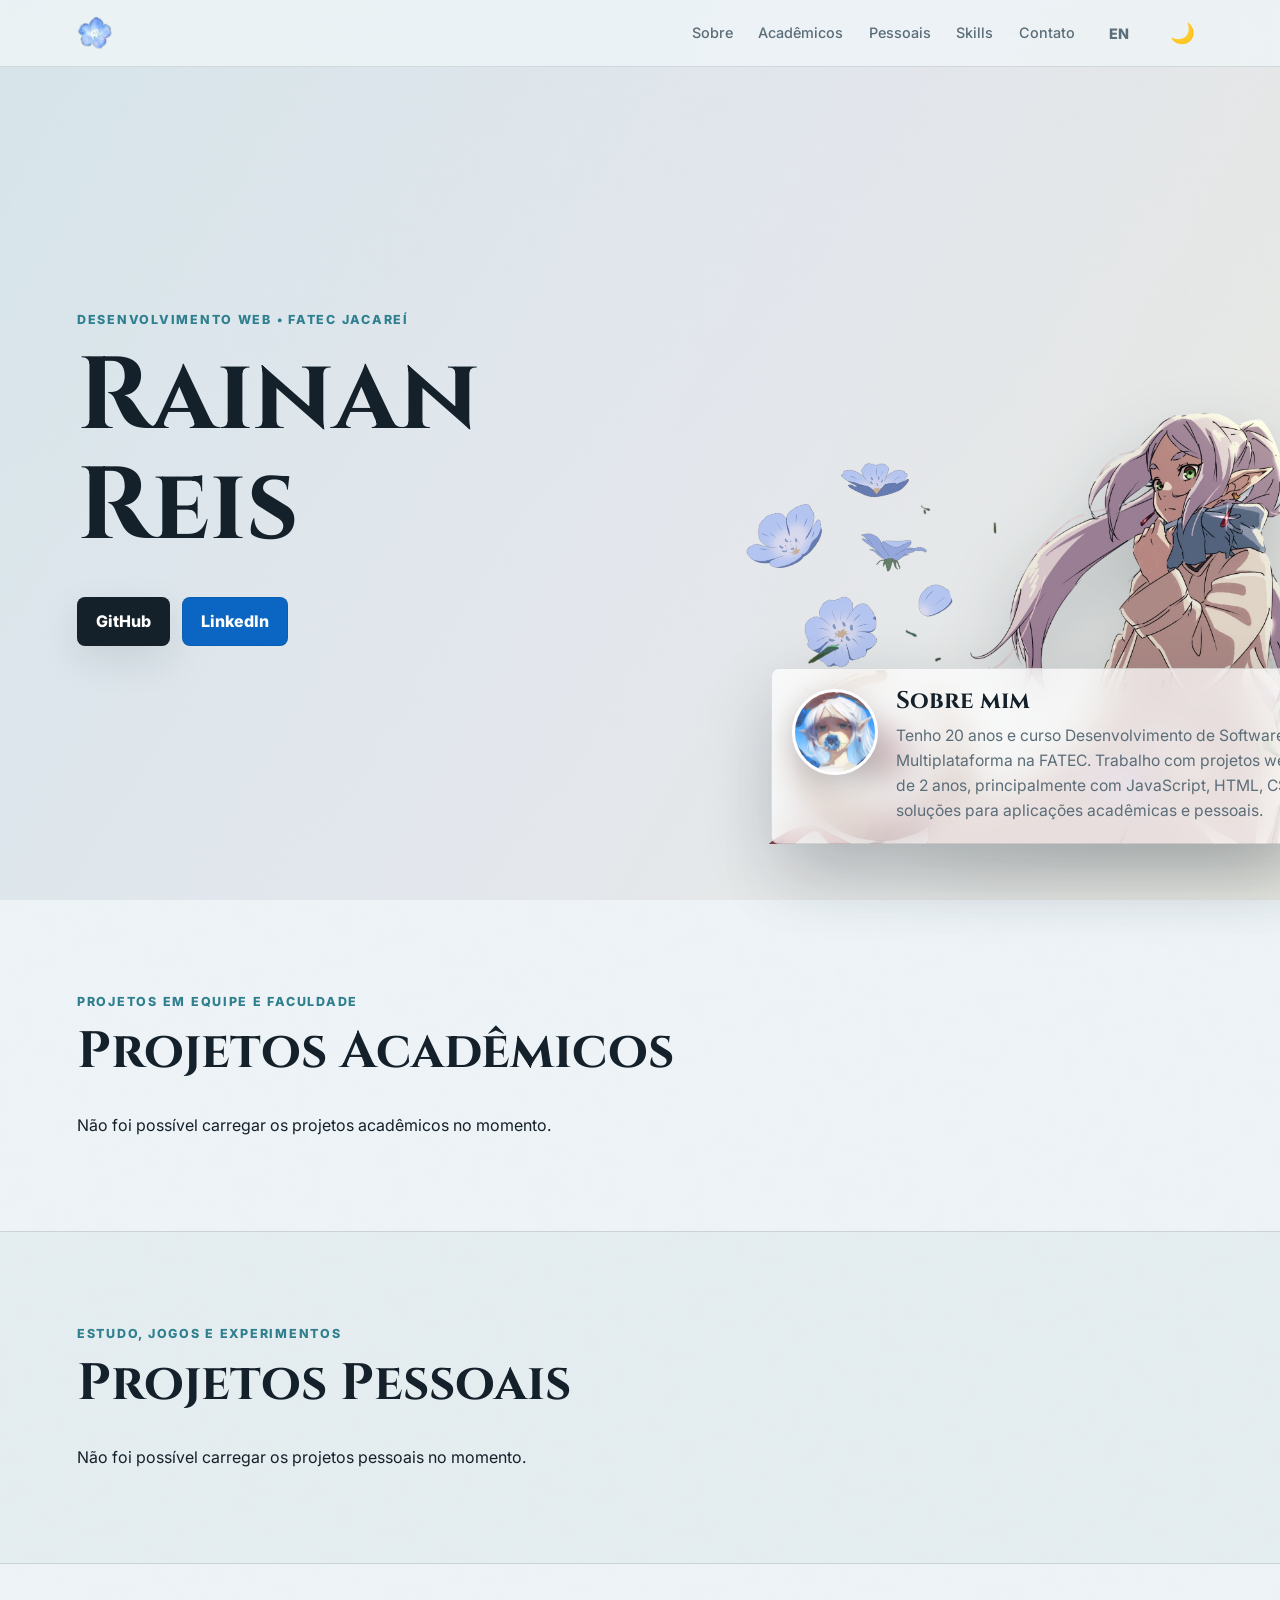
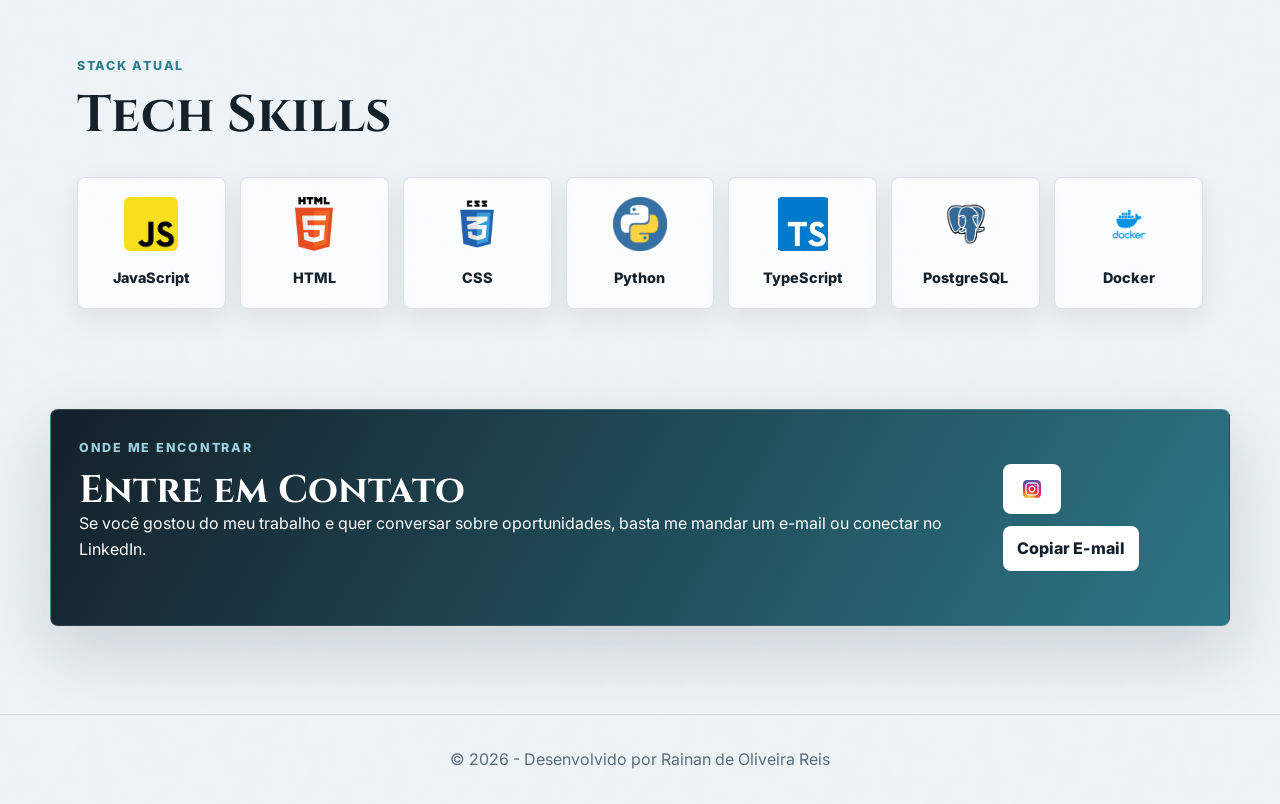
<file: index.html>
<!DOCTYPE html>
<html lang="pt-br">
  <head>
    <meta charset="UTF-8" />
    <meta name="viewport" content="width=device-width, initial-scale=1.0" />
    <meta
      name="description"
      content="Portfólio de Rainan de Oliveira Reis, desenvolvedor web e estudante de Desenvolvimento de Software Multiplataforma."
    />
    <title>Rainan de Oliveira Reis | Portfólio</title>
    <link rel="preconnect" href="https://fonts.googleapis.com" />
    <link rel="preconnect" href="https://fonts.gstatic.com" crossorigin />
    <link
      href="https://fonts.googleapis.com/css2?family=Cinzel:wght@500;600;700&family=Inter:wght@400;500;600;700&family=Poppins:wght@400;500;600;700&display=swap"
      rel="stylesheet"
    />
    <link rel="stylesheet" href="docs/css/styles.css" />
  </head>
  <body>
    <nav class="navbar" aria-label="Navegação principal">
      <a class="brand" href="#home" aria-label="Ir para o início">
        <img src="docs/img/himmelFlowerNoBG2Icon.png" width="35px" alt="">
        <!-- <span class="brand-mark">R</span>
        <span>Rainan Reis</span> -->
      </a>

      <ul class="nav-links">
        <li><a href="#sobre" data-i18n="nav_about">Sobre</a></li>
        <li><a href="#academicos" data-i18n="nav_academic">Acadêmicos</a></li>
        <li><a href="#pessoais" data-i18n="nav_personal">Pessoais</a></li>
        <li><a href="#skills" data-i18n="nav_skills">Skills</a></li>
        <li><a href="#contato" data-i18n="nav_contact">Contato</a></li>
        <li>
          <button id="lang-toggle" class="lang-toggle" aria-label="Alternar Idioma">EN</button>
        </li>
        <li>
          <button id="theme-toggle" class="theme-toggle" aria-label="Alternar Modo Escuro">
            🌙
          </button>
        </li>
      </ul>
    </nav>

    <main>
      <header id="home" class="hero">
        <div class="hero-inner">
          <section class="hero-copy" aria-labelledby="hero-title">
            <p class="eyebrow" data-i18n="hero_eyebrow">Desenvolvimento web • FATEC Jacareí</p>
            <h1 id="hero-title">Rainan Reis</h1>
            <!-- <p class="hero-lead">
              Desenvolvedor em formação, criando interfaces web com foco em
              clareza, experiência de uso e projetos que carregam personalidade.
            </p> -->

            <div class="hero-actions" aria-label="Links principais">
              <a
                class="button button-primary"
                href="https://github.com/RainanKaneka"
                target="_blank"
                rel="noreferrer"
                data-i18n="btn_github"
              >
                GitHub
              </a>
              <a
                class="button button-secondary"
                href="https://www.linkedin.com/in/kaneka-koz-5b4940310/"
                target="_blank"
                rel="noreferrer"
                data-i18n="btn_linkedin"
              >
                LinkedIn
              </a>
            </div>
          </section>

          <section id="sobre" class="about-panel" aria-labelledby="about-title">
            <img
              src="docs/img/frierenlinda.jpg"
              alt="Imagem de perfil com estética inspirada em Frieren"
              class="profile-img"
            />
            <div>
              <h2 id="about-title" data-i18n="about_title">Sobre mim</h2>
              <p data-i18n="about_text">
                Tenho 20 anos e curso Desenvolvimento de Software
                Multiplataforma na FATEC. Trabalho com projetos web há cerca de
                2 anos, principalmente com JavaScript, HTML, CSS e soluções para
                aplicações acadêmicas e pessoais.
              </p>
            </div>
          </section>

          <figure class="frieren-figure" aria-hidden="true">
            <img src="docs/img/himmelFlower.png" alt="" class="flower" />
            <img src="docs/img/frierenArt.png" alt="" class="frieren-art" />
          </figure>
        </div>
      </header>

      <section id="academicos" class="section">
        <div class="section-heading">
          <p class="eyebrow" data-i18n="academic_eyebrow">Projetos em equipe e faculdade</p>
          <h2 data-i18n="academic_title">Projetos Acadêmicos</h2>
        </div>

        <div id="academicos-grid" class="projects-grid">
          <!-- Projetos carregados dinamicamente via GitHub API -->
          <p>Carregando projetos...</p>
        </div>
      </section>

      <section id="pessoais" class="section section-quiet">
        <div class="section-heading">
          <p class="eyebrow" data-i18n="personal_eyebrow">Estudo, jogos e experimentos</p>
          <h2 data-i18n="personal_title">Projetos Pessoais</h2>
        </div>

        <div id="pessoais-grid" class="projects-grid three-col">
          <!-- Projetos carregados dinamicamente via GitHub API -->
          <p>Carregando projetos...</p>
        </div>
      </section>

      <section id="skills" class="section skills-section">
        <div class="section-heading">
          <p class="eyebrow" data-i18n="skills_eyebrow">Stack atual</p>
          <h2 data-i18n="skills_title">Tech Skills</h2>
        </div>

        <div class="skills-container" aria-label="Lista de tecnologias">
          <div class="skill javascript">
            <img src="docs/img/skills/js_logo1.jpg" class="skill-logo" alt="" />
            <span>JavaScript</span>
          </div>
          <div class="skill html">
            <img src="docs/img/skills/html-logo.png" class="skill-logo" alt="" />
            <span>HTML</span>
          </div>
          <div class="skill css">
            <img src="docs/img/skills/css3.png" class="skill-logo" alt="" />
            <span>CSS</span>
          </div>
          <div class="skill python">
            <img src="docs/img/skills/python.png" class="skill-logo" alt="" />
            <span>Python</span>
          </div>
          <div class="skill typescript">
            <img src="docs/img/skills/OIP.webp" class="skill-logo" alt="" />
            <span>TypeScript</span>
          </div>
          <div class="skill postgre">
            <img src="docs/img/skills/postgre.png" class="skill-logo" alt="" />
            <span>PostgreSQL</span>
          </div>
          <div class="skill docker">
            <img src="docs/img/skills/docker.png" class="skill-logo" alt="" />
            <span>Docker</span>
          </div>
        </div>
      </section>

      <section id="contato" class="contact-section">
        <div class="section-heading">
          <p class="eyebrow" data-i18n="contact_eyebrow">Onde me encontrar</p>
          <h2 data-i18n="contact_title">Entre em Contato</h2>
          <p data-i18n="contact_desc">
            Se você gostou do meu trabalho e quer conversar sobre
            oportunidades, basta me mandar um e-mail ou conectar no LinkedIn.
          </p>
        </div>

        <div class="contact-actions">
          <a
            href="https://www.instagram.com/rainan_kaneka"
            class="icon-link"
            target="_blank"
            rel="noreferrer"
            aria-label="Abrir Instagram de Rainan"
          >
            <img
              src="docs/img/skills/instagram-logo-instagram-icon-transparent-free-png.webp"
              alt=""
            />
          </a>
          <button class="icon-link" id="copiarBtn" type="button" data-i18n="btn_copy_email">
            Copiar E-mail
          </button>
        </div>

        <p class="copy-feedback" id="copyFeedback" role="status" aria-live="polite"></p>
      </section>
    </main>

    <footer>
      <p>&copy; 2026 - Desenvolvido por Rainan de Oliveira Reis</p>
    </footer>

    <!-- Modal System -->
    <div id="project-modal" class="modal-overlay" aria-hidden="true">
      <div class="modal-content">
        <button class="modal-close" id="close-modal" aria-label="Fechar modal">&times;</button>
        <div class="modal-header">
          <h2 id="modal-title">Título</h2>
          <div id="modal-tags" class="tags"></div>
        </div>
        <div class="modal-body">
          <div id="modal-readme" class="markdown-body">
            <!-- README HTML vai aqui -->
            <p data-i18n="loading_doc">Carregando documentação...</p>
          </div>
        </div>
        <div class="modal-footer">
          <a id="modal-link" href="#" class="project-link btn-project" target="_blank" rel="noreferrer">Ver repositório no GitHub</a>
        </div>
      </div>
    </div>

    <script src="docs/js/main.js"></script>
  </body>
</html>
</file>
<file: docs/css/styles.css>
:root {
  --bg: #eef4f7;
  --surface: #ffffff;
  --surface-muted: #dfe9ed;
  --ink: #14202a;
  --muted: #5b6d78;
  --line: rgba(20, 32, 42, 0.12);
  --teal: #2f7f8f;
  --sage: #7ca28d;
  --gold: #c7a25a;
  --violet: #74628d;
  --shadow: 0 24px 70px rgba(20, 32, 42, 0.16);
  --shadow-soft: 0 14px 38px rgba(20, 32, 42, 0.1);
  --radius: 8px;
  --himmelColor: #9FC6EF;
  --himmelColor2: rgba(180, 197, 241, 1);
}

* {
  box-sizing: border-box;
  margin: 0;
  padding: 0;
}

html {
  scroll-behavior: smooth;
}

body {
  min-height: 100vh;
  font-family: "Inter", system-ui, -apple-system, BlinkMacSystemFont, "Segoe UI", sans-serif;
  color: var(--ink);
  background:
    linear-gradient(rgba(238, 244, 247, 0.93), rgba(238, 244, 247, 0.93)),
    url("../img/bg/bright-squares.png"),
    var(--bg);
  line-height: 1.6;
  overflow-x: hidden; /* Impede scroll horizontal indesejado */
  transition: background-color 0.4s ease, color 0.4s ease, background 0.4s ease;
}

img {
  display: block;
  max-width: 100%;
}

a {
  color: inherit;
  text-decoration: none;
}

button {
  font: inherit;
}

.navbar {
  position: fixed;
  top: 0;
  left: 0;
  z-index: 20;
  display: flex;
  align-items: center;
  justify-content: space-between;
  width: 100%;
  padding: 16px clamp(20px, 6vw, 88px);
  background: rgba(238, 244, 247, 0.82);
  border-bottom: 1px solid var(--line);
  backdrop-filter: blur(18px);
}

.brand {
  display: inline-flex;
  align-items: center;
  gap: 10px;
  font-weight: 700;
  letter-spacing: 0;
}

.brand-mark {
  display: grid;
  width: 34px;
  height: 34px;
  place-items: center;
  color: #fff;
  background: var(--ink);
  border: 2px solid var(--gold);
  border-radius: 50%;
  font-family: "Cinzel", serif;
}

.nav-links {
  display: flex;
  align-items: center;
  gap: clamp(16px, 2vw, 30px);
  list-style: none;
  color: var(--muted);
  font-size: 0.95rem;
  font-weight: 600;
}

.nav-links a {
  position: relative;
  transition: color 180ms ease;
}

.nav-links a::after {
  position: absolute;
  left: 0;
  bottom: -8px;
  width: 100%;
  height: 2px;
  content: "";
  background: var(--gold);
  transform: scaleX(0);
  transform-origin: left;
  transition: transform 180ms ease;
}

.nav-links a:hover,
.nav-links a:focus-visible {
  color: var(--ink);
}

.nav-links a:hover::after,
.nav-links a:focus-visible::after {
  transform: scaleX(1);
}

main {
  overflow: hidden;
  overflow-x: hidden; /* Segurança extra contra estouro lateral */
}

header,
section {
  scroll-margin-top: 96px;
}

.hero {
  position: relative;
  min-height: 100vh;
  padding: 112px clamp(20px, 6vw, 88px) 56px;
  background:
    linear-gradient(120deg, rgba(47, 127, 143, 0.12), rgba(116, 98, 141, 0.09) 50%, rgba(199, 162, 90, 0.13)),
    linear-gradient(180deg, transparent, rgba(238, 244, 247, 0.9));
}

.hero-inner {
  position: relative;
  display: grid;
  grid-template-columns: minmax(0, 1.05fr) minmax(300px, 0.72fr);
  gap: clamp(28px, 5vw, 72px);
  align-items: center;
  max-width: 1180px;
  min-height: calc(100vh - 168px);
  margin: 0 auto;
}

.hero-copy {
  position: relative;
  z-index: 2;
  max-width: 700px;
}

.eyebrow {
  margin-bottom: 12px;
  color: var(--teal);
  font-size: 0.78rem;
  font-weight: 800;
  letter-spacing: 0.14em;
  text-transform: uppercase;
}

h1,
h2,
h3 {
  line-height: 1.08;
}

h1,
h2 {
  font-family: "Cinzel", Georgia, serif;
}

h1 {
  max-width: 850px;
  font-size: clamp(3rem, 8vw, 6.6rem);
  font-weight: 700;
  letter-spacing: 0;
}

.hero-lead {
  max-width: 620px;
  margin-top: 24px;
  color: var(--muted);
  font-size: clamp(1.05rem, 2vw, 1.28rem);
}

.hero-actions {
  display: flex;
  flex-wrap: wrap;
  gap: 12px;
  margin-top: 34px;
}

.button,
.project-link,
.icon-link {
  min-height: 44px;
  border-radius: var(--radius);
  transition:
    transform 180ms ease,
    box-shadow 180ms ease,
    background 180ms ease,
    border-color 180ms ease;
}

.button {
  display: inline-flex;
  align-items: center;
  justify-content: center;
  padding: 11px 18px;
  border: 1px solid transparent;
  font-weight: 800;
}

.button-primary {
  color: #fff;
  background: var(--ink);
  box-shadow: var(--shadow-soft);
}

.button-secondary {
  color: white;
  background: rgba(10, 102, 194, 1);
  border-color: var(--line);
}

.button:hover,
.button:focus-visible,
.project-link:hover,
.project-link:focus-visible,
.icon-link:hover,
.icon-link:focus-visible {
  transform: translateY(-2px);
  box-shadow: var(--shadow-soft);
}

.about-panel {
  position: relative;
  z-index: 3;
  align-self: end;
  display: grid;
  grid-template-columns: 86px 1fr;
  gap: 18px;
  padding: 20px;
  background: rgba(255, 255, 255, 0.72);
  border: 1px solid var(--line);
  border-radius: var(--radius);
  box-shadow: var(--shadow);
  backdrop-filter: blur(16px);
  -webkit-backdrop-filter: blur(16px);
  width: 620px;
  transition: background-color 0.4s ease, border-color 0.4s ease;
}

.about-panel h2 {
  margin-bottom: 8px;
  font-size: 1.5rem;
}

.about-panel p {
  color: var(--muted);
  font-size: 0.98rem;
}

.profile-img {
  width: 86px;
  height: 86px;
  object-fit: cover;
  border: 3px solid #fff;
  border-radius: 50%;
  box-shadow: 0 10px 24px rgba(20, 32, 42, 0.18);
}

.frieren-figure {
  position: absolute;
  right: min(-72px, -12vw);
  bottom: 0px;
  z-index: 1;
  width: min(48vw, 1000px);
  pointer-events: none;
}

.frieren-figure:hover{
  right: -15vw;
}


.frieren-art {
  width: 100%;
  filter: drop-shadow(0 30px 34px rgba(20, 32, 42, 0.22));
}


.flower {
  position: absolute;
  top: 16%;
  left: 2%;
  width: 30%;
  opacity: 0.72;
  transform: rotate(-16deg);
}

.section {
  padding: 92px clamp(20px, 6vw, 88px);
}

.section-quiet {
  background: rgba(223, 233, 237, 0.58);
  border-block: 1px solid var(--line);
  transition: background-color 0.4s ease, border-color 0.4s ease;
}

.section-heading {
  max-width: 1180px;
  margin: 0 auto 34px;
}

.section-heading h2 {
  font-size: clamp(2rem, 4vw, 3.4rem);
}

.projects-grid {
  display: grid;
  grid-template-columns: repeat(auto-fit, minmax(350px, 1fr));
  gap: 30px; /* Gap mais generoso e respiro */
  max-width: 1180px;
  margin: 0 auto;
  align-items: stretch;
}

.project-card {
  display: flex;
  flex-direction: column;
  padding: 32px;
  background: #ffffff; /* Fundo puro e limpo */
  border: 1px solid #E2E1E4; /* Borda sutil em azul acinzentado (tema Frieren) */
  border-radius: 12px; /* Arredondamento moderno */
  box-shadow: 0 4px 6px -1px rgba(0, 0, 0, 0.05); /* Sombra base muito leve */
  transition: transform 0.3s ease, box-shadow 0.3s ease, background-color 0.4s ease, border-color 0.4s ease;
  font-family: 'Poppins', sans-serif; /* Tipografia elegante e moderna */
}

/* Efeito tátil premium ao passar o mouse */
.project-card:hover {
  transform: translateY(-4px);
  box-shadow: 0 10px 25px -5px rgba(0, 0, 0, 0.1);
}

.project-meta {
  width: fit-content;
  margin-bottom: 22px;
  padding: 6px 10px;
  color: var(--teal);
  background: rgba(47, 127, 143, 0.1);
  border: 1px solid rgba(47, 127, 143, 0.18);
  border-radius: 999px;
  font-size: 0.78rem;
  font-weight: 800;
}

.project-card h3 {
  margin-bottom: 12px;
  color: #1e293b; /* Escuro e forte para hierarquia */
  font-size: clamp(1.35rem, 2vw, 1.8rem);
  font-weight: 700;
  transition: color 0.4s ease;
}

.project-card p {
  color: #475569; /* Tom mais suave para a descrição */
  display: -webkit-box;
  -webkit-line-clamp: 3;
  -webkit-box-orient: vertical;
  overflow: hidden;
  line-height: 1.6;
  margin-bottom: 20px;
  transition: color 0.4s ease;
}

.tags {
  display: flex;
  flex-wrap: wrap;
  gap: 8px;
  margin-bottom: 24px;
}

.tech-tag {
  display: inline-flex;
  align-items: center;
  padding: 4px 12px;
  border-radius: 20px; /* Formato de pílula arredondada */
  font-size: 0.75rem;
  font-weight: 600;
  letter-spacing: 0.5px;
  background: #E2E8F0; /* Fallback genérico */
  color: #475569;
}

/* CORES OFICIAIS DAS TECNOLOGIAS */
.tech-tag.javascript { background: #F7DF1E; color: #000000; }
.tech-tag.html { background: #E34F26; color: #FFFFFF; }
.tech-tag.css { background: #1572B6; color: #FFFFFF; }
.tech-tag.python { background: #3776AB; color: #FFFFFF; }
.tech-tag.react { background: #61DAFB; color: #000000; }
.tech-tag.typescript { background: #3178C6; color: #FFFFFF; }
.tech-tag.postgresql { background: #336791; color: #FFFFFF; }
.tech-tag.tailwindcss { background: #06B6D4; color: #FFFFFF; }
.tech-tag.electron { background: #47848F; color: #FFFFFF; }
.tech-tag.vite { background: #646CFF; color: #FFFFFF; }
.tech-tag.supabase { background: #3ECF8E; color: #000000; }
.tech-tag.matplotlib { background: #11557C; color: #FFFFFF; }
.tech-tag.z-api { background: #2563EB; color: #FFFFFF; }

.project-link {
  display: inline-flex;
  align-items: center;
  justify-content: center;
  width: fit-content;
  margin-top: auto;
  padding: 10px 18px;
  color: #ffffff;
  background: #6A83A9; /* Azul lavanda suave - Paleta Erva da Lua Azul */
  border-radius: 8px;
  font-size: 0.92rem;
  font-weight: 600;
  transition: background 0.3s ease;
}

.project-link:hover {
  background: #3D646A; /* Tom mais escuro e profundo no hover */
  transform: none; /* Deixa o card fazer o lift */
  box-shadow: none;
}

.skills-section {
  padding-bottom: 72px;
}

.skills-container {
  display: grid;
  grid-template-columns: repeat(7, minmax(96px, 1fr));
  gap: 14px;
  max-width: 1180px;
  margin: 0 auto;
}

.skill {
  display: grid;
  min-height: 132px;
  place-items: center;
  gap: 12px;
  padding: 18px 12px;
  color: var(--ink);
  background: rgba(255, 255, 255, 0.72);
  border: 1px solid var(--line);
  border-radius: var(--radius);
  box-shadow: 0 10px 28px rgba(20, 32, 42, 0.08);
  font-size: 0.9rem;
  font-weight: 800;
  text-align: center;
  transition: 0.5s;
}

.skill:hover{
  transform: translateY(-10px);
}

.skill-logo {
  width: 54px;
  height: 54px;
  object-fit: contain;
  border-radius: 6px;
}

.contact-section {
  display: flex;
  position: relative;
  align-items: center;
  justify-content: space-between;
  gap: 28px;
  width: calc(100% - 40px);
  max-width: 1180px;
  margin: 28px auto 88px;
  padding: 28px;
  color: #fff;
  background:
    linear-gradient(120deg, rgba(20, 32, 42, 0.96), rgba(47, 127, 143, 0.9)),
    var(--ink);
  border: 1px solid rgba(255, 255, 255, 0.14);
  border-radius: var(--radius);
  box-shadow: var(--shadow);
}

.contact-section .eyebrow {
  color: #9ad0dc;
}

.contact-section h2 {
  max-width: 620px;
  font-size: clamp(1.7rem, 3vw, 2.7rem);
}

.contact-actions {
  display: flex;
  flex-wrap: wrap;
  gap: 12px;
}

.icon-link {
  display: inline-flex;
  align-items: center;
  justify-content: center;
  gap: 10px;
  padding: 10px 14px;
  color: var(--ink);
  background: #fff;
  border: 0;
  cursor: pointer;
  font-weight: 800;
}

.icon-link img {
  width: 30px;
  height: 30px;
  object-fit: contain;
}

.copy-feedback {
  position: absolute;
  right: 28px;
  bottom: -30px;
  color: var(--muted);
  font-size: 0.92rem;
}

footer {
  padding: 32px 20px;
  color: var(--muted);
  text-align: center;
  border-top: 1px solid var(--line);
}

/* ============================================================
   MODAL SYSTEM
   ============================================================ */
.modal-overlay {
  position: fixed;
  top: 0; left: 0; width: 100%; height: 100%;
  background: rgba(20, 32, 42, 0.85); /* Fundo escurecido/backdrop */
  backdrop-filter: blur(5px);
  z-index: 100;
  display: flex;
  align-items: center;
  justify-content: center;
  opacity: 0;
  pointer-events: none;
  transition: opacity 0.3s ease;
}

.modal-overlay.active {
  opacity: 1;
  pointer-events: auto;
}

.modal-content {
  background: var(--surface);
  width: 90%;
  max-width: 800px;
  max-height: 90vh;
  border-radius: var(--radius);
  box-shadow: var(--shadow);
  display: flex;
  flex-direction: column;
  position: relative;
  transform: translateY(20px);
  transition: transform 0.3s ease, background-color 0.4s ease, border-color 0.4s ease;
  overflow: hidden;
  border: 1px solid transparent;
}

.modal-overlay.active .modal-content {
  transform: translateY(0);
}

.modal-close {
  position: absolute;
  top: 16px; right: 24px;
  background: none;
  border: none;
  font-size: 32px;
  line-height: 1;
  color: var(--muted);
  cursor: pointer;
  z-index: 10;
  transition: color 0.2s;
}

.nav-links li a {
  font-size: 0.9rem;
  font-weight: 500;
  transition: color 0.2s;
}

.nav-links li a:hover {
  color: var(--teal);
}

.theme-toggle {
  background: transparent;
  border: none;
  font-size: 1.25rem;
  cursor: pointer;
  padding: 4px 8px;
  border-radius: 4px;
  transition: transform 0.3s ease;
  line-height: 1;
}

.theme-toggle:hover {
  transform: scale(1.15) rotate(15deg);
}

.lang-toggle {
  background: transparent;
  border: none;
  font-size: 0.9rem;
  font-weight: 800;
  color: inherit;
  cursor: pointer;
  padding: 4px 8px;
  transition: color 0.3s ease;
  font-family: inherit;
}

.lang-toggle:hover {
  color: #6A83A9;
}

.modal-header {
  padding: 24px 32px 16px;
  border-bottom: 1px solid var(--line);
  background: var(--himmelColor2);
  transition: background-color 0.4s ease, border-color 0.4s ease;
}

.modal-header h2 {
  margin-bottom: 12px;
  padding-right: 24px;
}

.modal-body {
  padding: 24px 32px;
  overflow-y: auto;
  flex-grow: 1;
}

/* Scrollbar do modal */
.modal-body::-webkit-scrollbar { width: 8px; }
.modal-body::-webkit-scrollbar-track { background: var(--surface-muted); }
.modal-body::-webkit-scrollbar-thumb { background: rgba(47, 127, 143, 0.5); border-radius: 4px; }
.modal-body::-webkit-scrollbar-thumb:hover { background: rgba(47, 127, 143, 0.8); }

.modal-footer {
  padding: 16px 32px;
  border-top: 1px solid var(--line);
  display: flex;
  justify-content: flex-end;
  background: var(--surface);
  transition: background-color 0.4s ease, border-color 0.4s ease;
}

/* Estilos para o conteúdo Markdown retornado pela API */
.markdown-body {
  font-family: inherit;
  line-height: 1.6;
}
.markdown-body h1, .markdown-body h2, .markdown-body h3 {
  margin-top: 24px;
  margin-bottom: 16px;
  font-weight: 600;
  line-height: 1.25;
}
.markdown-body h1 { font-size: 2em; padding-bottom: 0.3em; border-bottom: 1px solid var(--line); }
.markdown-body h2 { font-size: 1.5em; padding-bottom: 0.3em; border-bottom: 1px solid var(--line); }
.markdown-body p, .markdown-body ul, .markdown-body ol { margin-bottom: 16px; }
.markdown-body img { max-width: 100%; border-radius: var(--radius); }
.markdown-body a { color: var(--teal); text-decoration: underline; }
.markdown-body pre { background: var(--ink); color: #fff; padding: 16px; border-radius: var(--radius); overflow: auto; margin-bottom: 16px; }
.markdown-body code { background: rgba(20, 32, 42, 0.1); padding: 0.2em 0.4em; border-radius: 3px; font-size: 85%; }
.markdown-body pre code { background: transparent; padding: 0; }



/* ============================================================
   RESPONSIVIDADE — Mobile First
   Breakpoints: 1100 → 992 → 768 → 640
   ============================================================ */

/* ── 1100px: Removido pois o auto-fit trata sozinho ── */

/* ── 992px: Removido pois o auto-fit trata sozinho ── */

/* ── 980px: Layout geral tablet ── */
@media (max-width: 980px) {
  /* Navbar: logo visível, links abaixo em scroll horizontal */
  .navbar {
    align-items: flex-start;
    flex-direction: column;
    gap: 14px;
  }

  .nav-links {
    width: 100%;
    overflow-x: auto;
    padding-bottom: 4px;
  }

  /* Hero */
  .hero {
    padding-top: 148px;
  }

  .hero-inner {
    grid-template-columns: 1fr;
    min-height: auto;
  }

  .hero-copy {
    max-width: 760px;
  }

  .about-panel {
    max-width: 680px;
  }

  /* Frieren: menor e semi-transparente em tablet */
  .frieren-figure {
    right: -22vw;
    bottom: -34px;
    width: min(76vw, 560px);
    opacity: 0.34;
  }

  /* Projetos Acadêmicos: auto-fit lida sozinho, remover forçar 1fr aqui se quiser 2 em tablet, mas vamos deixar pro auto-fit */

  /* Skills */
  .skills-container {
    grid-template-columns: repeat(4, minmax(0, 1fr));
  }

  /* Contato */
  .contact-section {
    align-items: flex-start;
    flex-direction: column;
    margin-inline: 20px;
  }

  .copy-feedback {
    position: static;
  }
}

/* ── 768px: Mobile — navbar oculta links, hero empilha ── */
@media (max-width: 768px) {
  /* Navbar: só o logo aparece, links somem */
  .nav-links {
    display: none;
  }

  .navbar {
    flex-direction: row;
    align-items: center;
    padding: 14px clamp(16px, 5vw, 32px);
  }

  /* Hero: conteúdo em coluna, Frieren na base */
  .hero {
    padding-top: 90px;
    padding-inline: 20px;
  }

  .hero-inner {
    display: flex;
    flex-direction: column;
    gap: 32px;
    align-items: flex-start;
  }

  .hero-copy {
    max-width: 100%;
    width: 100%;
  }

  .about-panel {
    width: 100%;
    max-width: 100%;
    grid-template-columns: 72px 1fr;
    gap: 14px;
  }

  /* Frieren: visível na base, proporcional e sem estourar */
  .frieren-figure {
    position: relative;
    right: auto;
    bottom: auto;
    width: 100%;
    max-width: 340px;
    opacity: 0.85;
    margin: 0 auto;
    pointer-events: none;
  }

  .flower {
    display: none; /* Evita sobreposição em telas pequenas */
  }

  /* Seção: padding lateral reduzido */
  .section {
    padding: 72px 18px;
  }

  /* Projetos: cards ocupam quase a tela toda */
  .projects-grid {
    grid-template-columns: 1fr;
    gap: 16px;
  }

  /* Skills */
  .skills-container {
    grid-template-columns: repeat(3, minmax(0, 1fr));
  }
}

/* ── 640px: Refinamentos mobile fino ── */
@media (max-width: 640px) {
  .brand {
    font-size: 0.95rem;
  }

  .hero-actions,
  .contact-actions {
    width: 100%;
  }

  .button,
  .icon-link {
    width: 100%;
  }

  /* About panel: foto em cima, texto abaixo */
  .about-panel {
    grid-template-columns: 1fr;
    text-align: center;
  }

  .profile-img {
    width: 74px;
    height: 74px;
    margin: 0 auto;
  }

  .section {
    padding: 60px 16px;
  }

  /* Cards: altura auto, sem mínimo forçado */
  .project-card {
    min-height: auto;
  }

  /* Skills: 2 por linha em telas estreitas */
  .skills-container {
    grid-template-columns: repeat(2, minmax(0, 1fr));
  }

  .contact-section {
    margin-bottom: 64px;
    padding: 22px;
    margin-inline: 16px;
    width: calc(100% - 32px);
  }

  .copy-feedback {
    position: static;
  }
}

/* ============================================================
   Cores de hover das skills (fora de media queries)
   ============================================================ */
.skill.javascript:hover { color: rgba(247, 223, 29, 1); }
.skill.html:hover        { color: rgba(229, 76, 33, 1); }
.skill.css:hover         { color: rgba(1, 112, 186, 1); }
.skill.python:hover      { color: rgba(254, 215, 75, 1); }
.skill.typescript:hover  { color: rgba(0, 123, 204, 1); }
.skill.postgre:hover     { color: rgba(50, 103, 146, 1); }
.skill.docker:hover      { color: rgba(0, 146, 231, 1); }

/* ============================================================
   DARK MODE
   ============================================================ */
body.dark-mode {
  background: #0B1120; /* Deep Night Sky */
  color: #94A3B8; /* Textos gerais e descritivos suaves */
}

/* HERO E SEÇÕES NO MODO ESCURO */
body.dark-mode .hero {
  background: linear-gradient(135deg, #090E17 0%, #141E30 100%);
}

body.dark-mode .section-quiet {
  background: #0F172A; /* Azul noturno ligeiramente diferente do #0B1120 para sutil contraste estrutural */
  border-color: #1E293B;
}

/* TÍTULOS E SUBTÍTULOS (h1, h2) */
body.dark-mode h1,
body.dark-mode h2,
body.dark-mode .section-heading h2 {
  color: #F8FAFC; /* Branco gelo para alta legibilidade */
}

body.dark-mode .eyebrow {
  color: #94A3B8;
}

/* NAVBAR */
body.dark-mode .navbar {
  background: rgba(11, 17, 32, 0.95); /* Acompanha o Deep Night Sky */
  border-bottom: 1px solid #1E293B;
}

body.dark-mode .nav-links li a:hover {
  color: #6A83A9;
}

/* CARDS */
body.dark-mode .project-card {
  background: #1e293b;
  border-color: #334155;
}

body.dark-mode .project-card h3 {
  color: #f8fafc;
}

body.dark-mode .project-card p {
  color: #cbd5e1;
}

body.dark-mode .project-meta {
  background: rgba(106, 131, 169, 0.15);
  color: #A49FB8;
  border-color: rgba(106, 131, 169, 0.3);
}

/* MODAL */
body.dark-mode .modal-content,
body.dark-mode .modal-footer {
  background: #1e293b;
  border-color: #334155;
  color: #f8fafc;
}

body.dark-mode .modal-header {
  background: #0f172a;
  border-color: #334155;
}

body.dark-mode .modal-close {
  color: #cbd5e1;
}

body.dark-mode .modal-close:hover {
  color: #ffffff;
}

body.dark-mode .modal-footer, body.dark-mode .modal-header {
  border-color: #334155;
}

/* MARKDOWN */
body.dark-mode .markdown-body {
  color: #cbd5e1;
}

body.dark-mode .markdown-body h1, 
body.dark-mode .markdown-body h2, 
body.dark-mode .markdown-body h3 {
  color: #f8fafc;
  border-color: #334155;
}

body.dark-mode .markdown-body code {
  background: rgba(255, 255, 255, 0.1);
  color: #f8fafc;
}

body.dark-mode .markdown-body pre {
  background: #0f172a;
}

/* ABOUT PANEL E SKILLS */
body.dark-mode .about-panel {
  background: rgba(15, 23, 42, 0.6);
  border: 1px solid rgba(255, 255, 255, 0.1);
  backdrop-filter: blur(10px);
  -webkit-backdrop-filter: blur(10px);
}

body.dark-mode .about-panel h2,
body.dark-mode .about-panel p {
  color: #E2E8F0;
}

body.dark-mode .skill {
  background-color: #1E293B;
  color: #F8FAFC;
  border-color: #334155;
}

body.dark-mode .skill:hover {
  transform: translateY(-3px);
  box-shadow: 0 10px 25px -5px rgba(0, 0, 0, 0.2);
}
</file>
